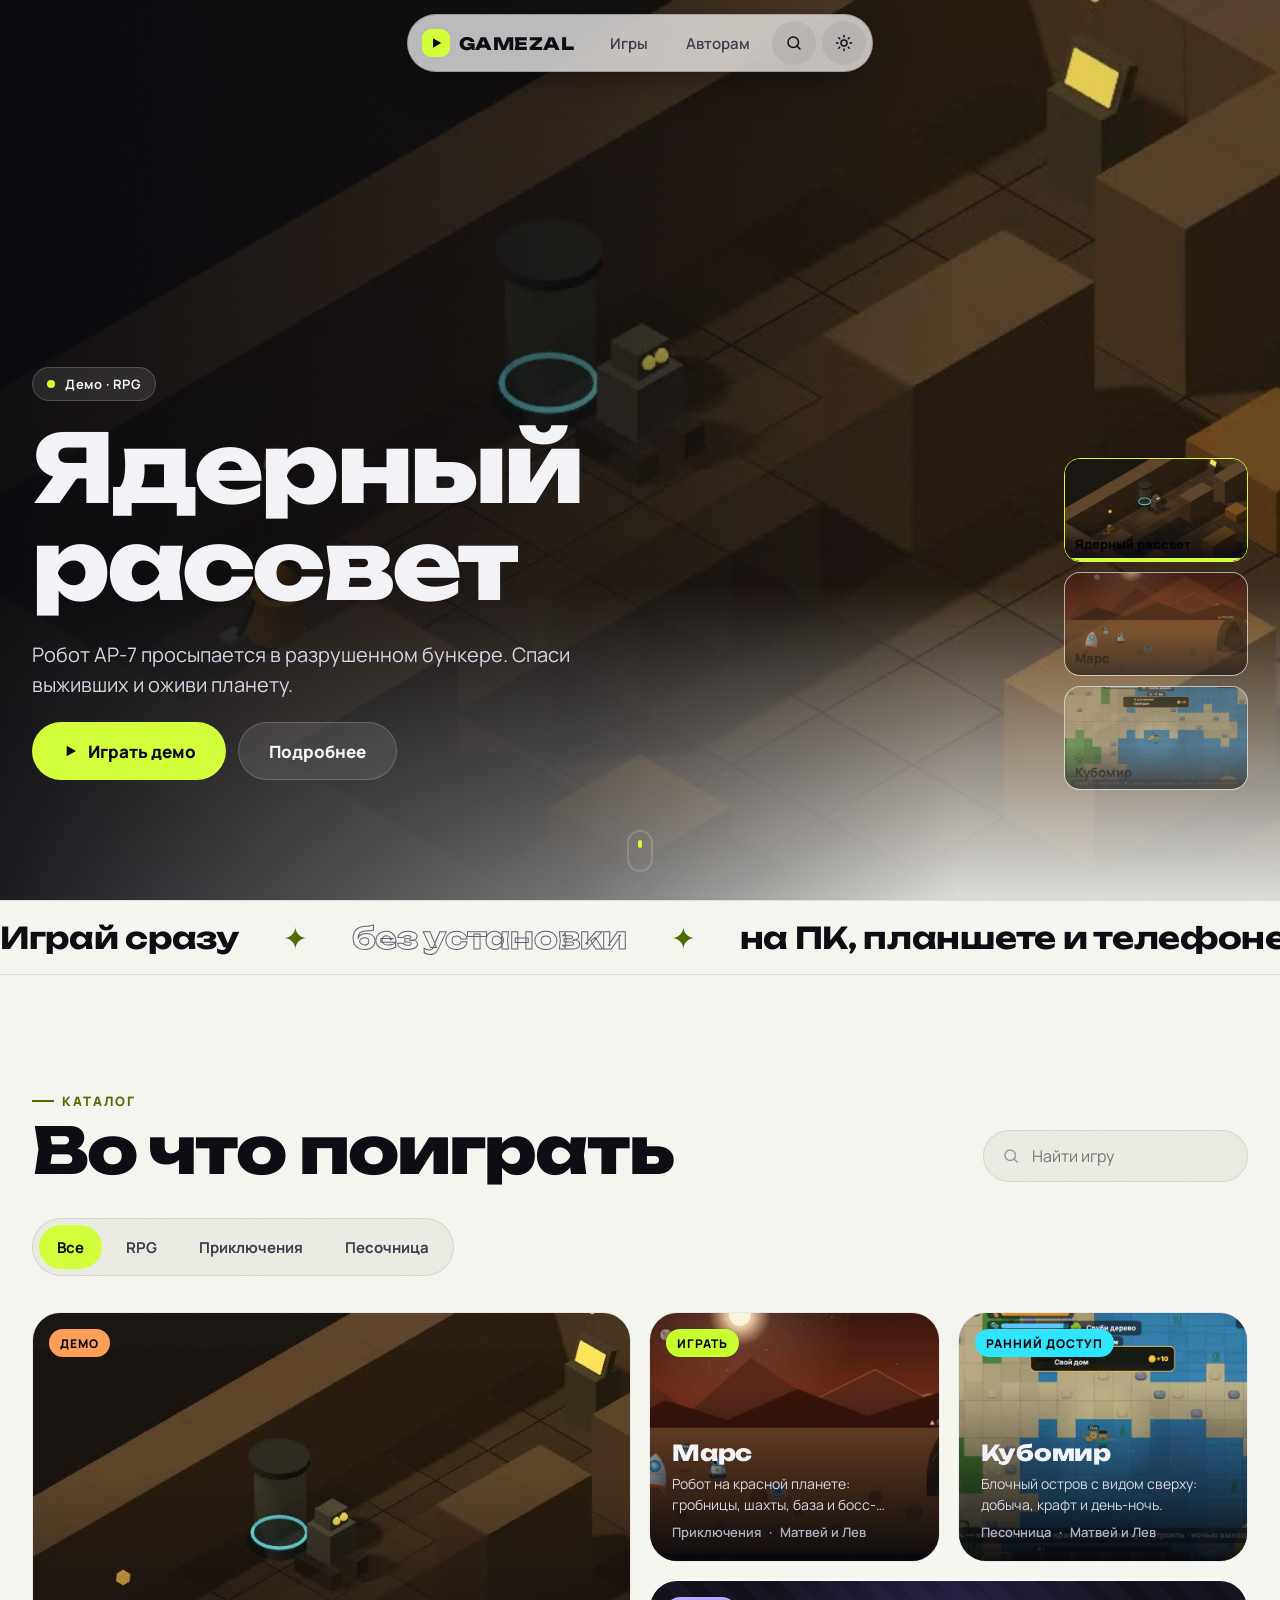
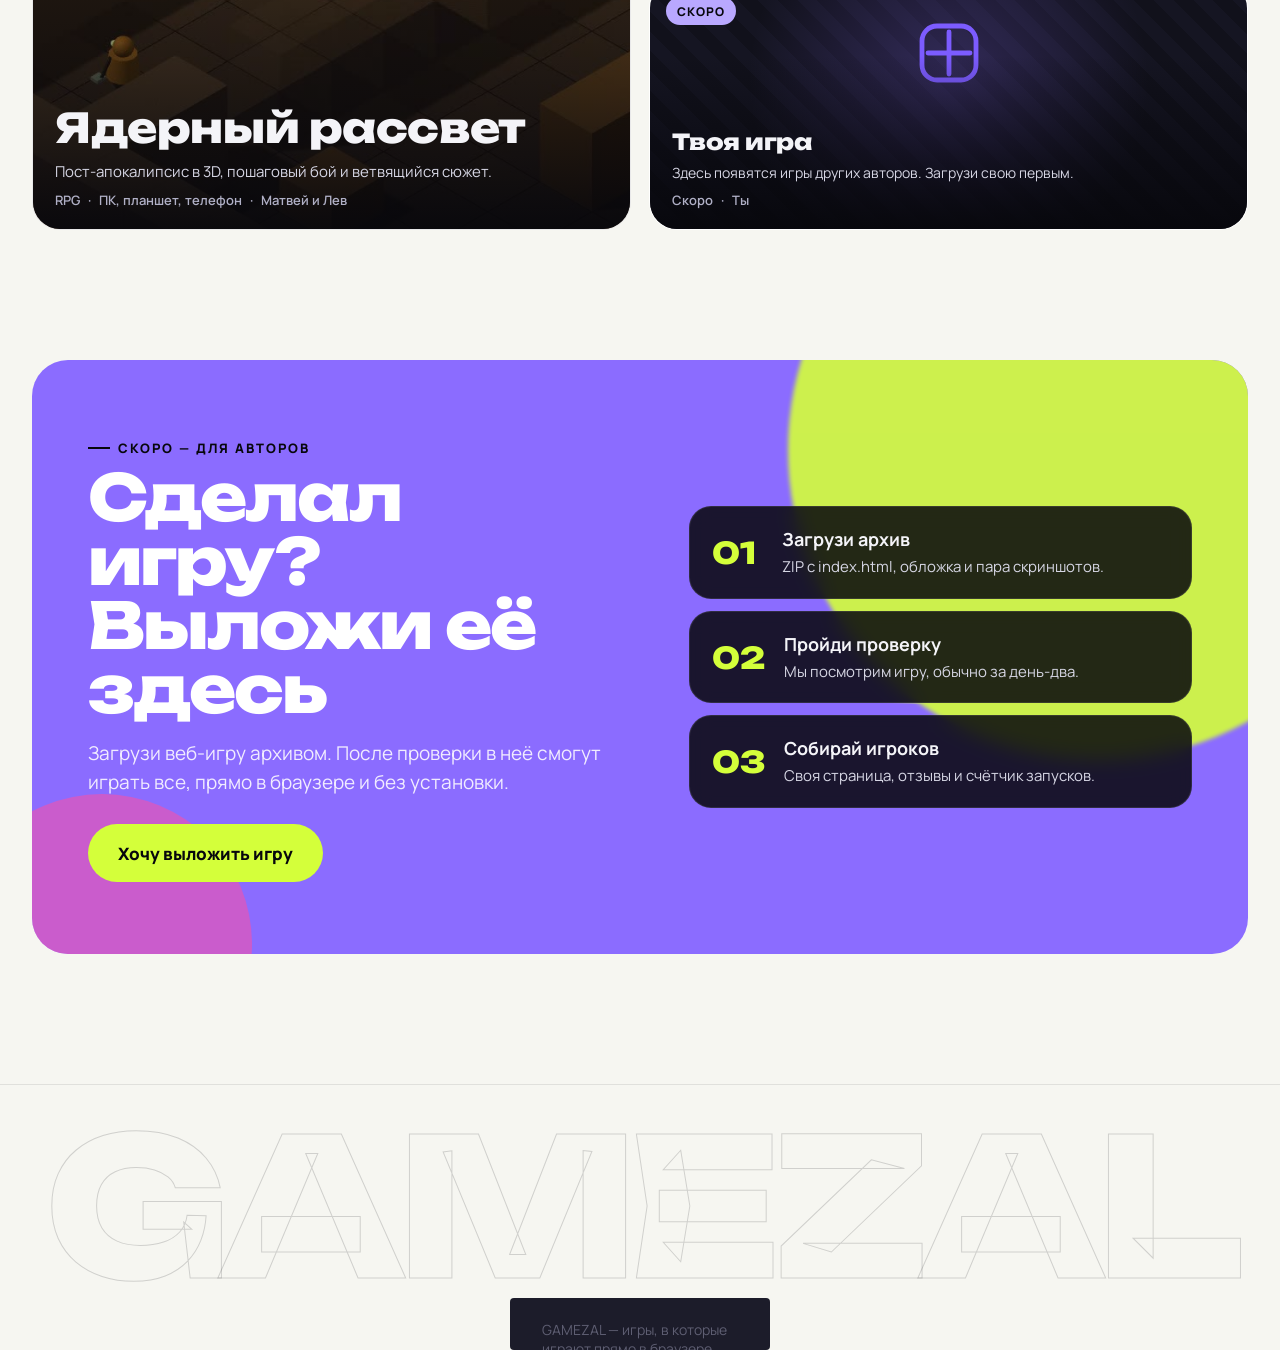
<file: site/index.html>
<!doctype html>
<html lang="ru">
<head>
<meta charset="utf-8">
<meta name="viewport" content="width=device-width,initial-scale=1,viewport-fit=cover">
<meta name="theme-color" content="#07070C">
<meta name="apple-mobile-web-app-capable" content="yes">
<meta name="mobile-web-app-capable" content="yes">
<meta name="apple-mobile-web-app-status-bar-style" content="black-translucent">
<meta name="apple-mobile-web-app-title" content="GAMEZAL">
<meta name="description" content="GAMEZAL — браузерные игры: играй сразу, без установки, на ПК, планшете и телефоне.">
<title>GAMEZAL — играй прямо в браузере</title>
<link rel="icon" href="favicon.svg" type="image/svg+xml">
<link rel="preconnect" href="https://fonts.googleapis.com">
<link rel="preconnect" href="https://fonts.gstatic.com" crossorigin>
<link rel="stylesheet" href="https://fonts.googleapis.com/css2?family=Unbounded:wght@500;700;800&family=Manrope:wght@400;500;600;700;800&display=swap">
<script>try{var t=localStorage.getItem("gz_theme");if(t)document.documentElement.dataset.theme=t}catch(e){}</script>
<link rel="stylesheet" href="css/style.css">
</head>
<body data-page="home">
<div class="grain" aria-hidden="true"></div>

<header class="top" id="top">
  <div class="wrap">
    <nav class="pill" aria-label="Главное меню">
      <a class="logo" href="./"><i><svg width="14" height="14" viewBox="0 0 24 24" aria-hidden="true"><path d="M7 4l14 8-14 8z" fill="#07070C"/></svg></i>GAMEZAL</a>
      <a class="navlink" href="#catalog">Игры</a>
      <a class="navlink opt" href="#authors">Авторам</a>
      <button class="searchbtn" id="searchbtn" type="button" aria-label="Найти игру"><svg width="18" height="18" viewBox="0 0 24 24" fill="none" stroke="currentColor" stroke-width="2" stroke-linecap="round" aria-hidden="true"><circle cx="11" cy="11" r="7"/><path d="M20 20l-4-4"/></svg></button>
<button class="searchbtn themebtn" id="themebtn" type="button" aria-label="Сменить тему"><svg class="i-moon" width="18" height="18" viewBox="0 0 24 24" fill="none" stroke="currentColor" stroke-width="2" stroke-linecap="round" stroke-linejoin="round" aria-hidden="true"><path d="M20 14.5A8 8 0 0 1 9.5 4 8 8 0 1 0 20 14.5z"/></svg><svg class="i-sun" width="18" height="18" viewBox="0 0 24 24" fill="none" stroke="currentColor" stroke-width="2" stroke-linecap="round" aria-hidden="true"><circle cx="12" cy="12" r="4"/><path d="M12 2v2M12 20v2M2 12h2M20 12h2M4.9 4.9l1.4 1.4M17.7 17.7l1.4 1.4M4.9 19.1l1.4-1.4M17.7 6.3l1.4-1.4"/></svg></button>
    </nav>
  </div>
</header>

<main>
  <section class="hero" id="hero" aria-label="Игры в центре внимания">
    <div class="hero-media"></div>
    <div class="wrap hero-in"><div class="hero-copy"></div></div>
    <div class="hero-thumbs" role="group" aria-label="Выбрать игру"></div>
    <div class="scrollcue" aria-hidden="true"></div>
  </section>

  <div class="ticker" aria-hidden="true"><div>
    <span>Играй сразу</span><em>✦</em><span class="out">без установки</span><em>✦</em><span>на ПК, планшете и телефоне</span><em>✦</em><span class="out">Марс · Кубомир · Ядерный рассвет</span><em>✦</em><span>скоро игры других авторов</span><em>✦</em>
    <span>Играй сразу</span><em>✦</em><span class="out">без установки</span><em>✦</em><span>на ПК, планшете и телефоне</span><em>✦</em><span class="out">Марс · Кубомир · Ядерный рассвет</span><em>✦</em><span>скоро игры других авторов</span><em>✦</em>
  </div></div>

  <section class="wrap section" id="catalog">
    <div class="head" data-reveal>
      <div><div class="kicker">Каталог</div><h2>Во что поиграть</h2></div>
      <div class="row">
        <label class="searchbar">
          <svg width="18" height="18" viewBox="0 0 24 24" fill="none" stroke="#9696AE" stroke-width="2" stroke-linecap="round" aria-hidden="true"><circle cx="11" cy="11" r="7"/><path d="M20 20l-4-4"/></svg>
          <span class="sr">Поиск игр</span>
          <input id="q" type="search" placeholder="Найти игру" autocomplete="off">
        </label>
      </div>
    </div>
    <div class="chips" id="chips" role="group" aria-label="Жанр" data-reveal style="align-self:flex-start"></div>
    <div class="bento" id="grid"></div>
  </section>

  <section class="wrap section" id="authors">
    <div class="authors" data-reveal>
      <div>
        <div class="kicker">Скоро — для авторов</div>
        <h2>Сделал игру? Выложи её здесь</h2>
        <p>Загрузи веб-игру архивом. После проверки в неё смогут играть все, прямо в браузере и без установки.</p>
        <div class="row" style="margin-top:28px">
          <button class="btn" type="button" id="notify">Хочу выложить игру</button>
          <span class="soon-msg" id="notify-msg" role="status"></span>
        </div>
      </div>
      <div class="steps">
        <div class="step" data-reveal style="--d:.1s"><b>01</b><div><strong>Загрузи архив</strong><span>ZIP с index.html, обложка и пара скриншотов.</span></div></div>
        <div class="step" data-reveal style="--d:.2s"><b>02</b><div><strong>Пройди проверку</strong><span>Мы посмотрим игру, обычно за день-два.</span></div></div>
        <div class="step" data-reveal style="--d:.3s"><b>03</b><div><strong>Собирай игроков</strong><span>Своя страница, отзывы и счётчик запусков.</span></div></div>
      </div>
    </div>
  </section>
</main>

<footer class="foot">
  <div class="big" aria-hidden="true">GAMEZAL</div>
  <div class="wrap bar"><span>GAMEZAL — игры, в которые играют прямо в браузере</span><span>Сделано Матвеем и Львом</span></div>
</footer>
<script src="js/art.js"></script>
<script src="js/app.js"></script>
</body>
</html>
</file>
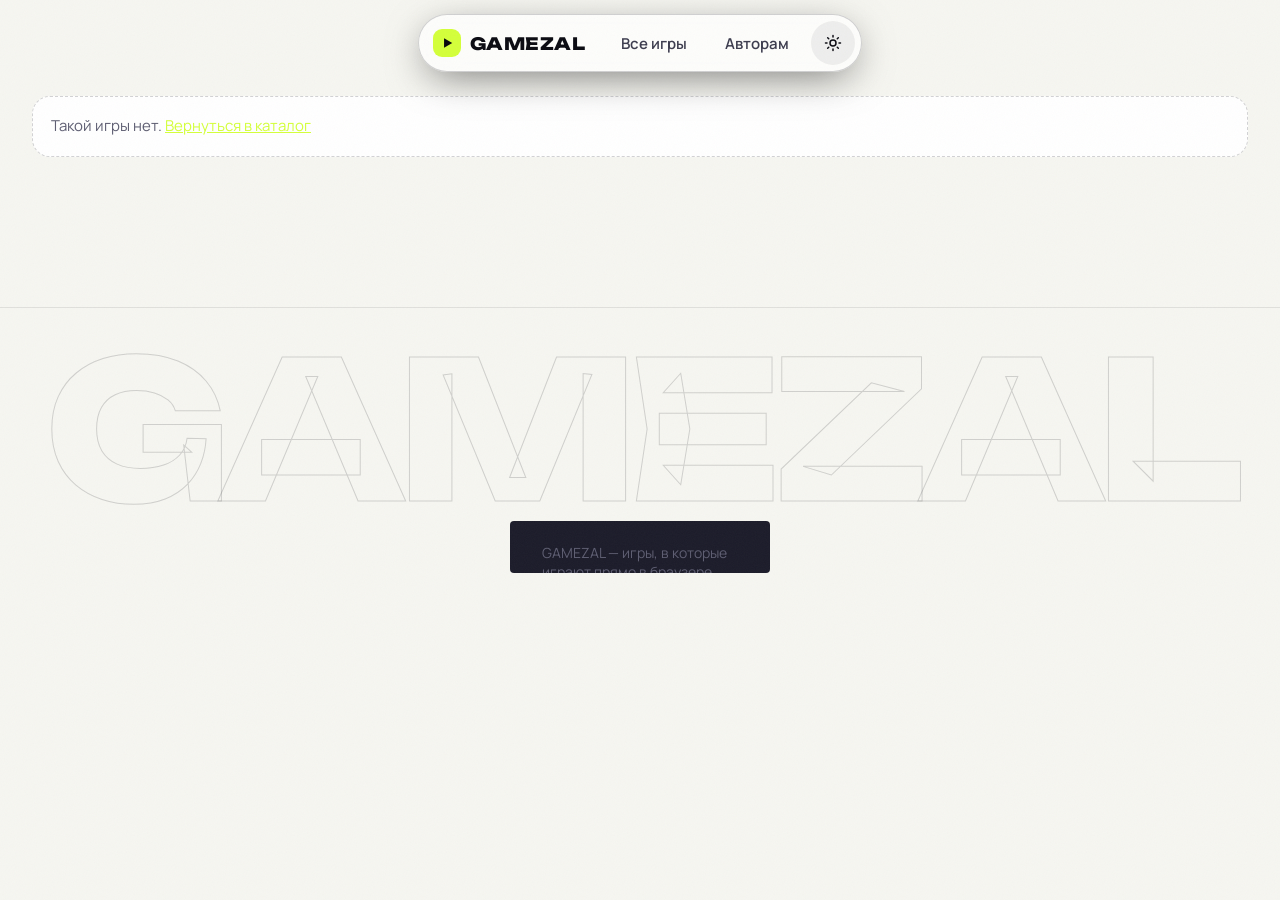
<file: site/game.html>
<!doctype html>
<html lang="ru">
<head>
<meta charset="utf-8">
<meta name="viewport" content="width=device-width,initial-scale=1,viewport-fit=cover">
<meta name="theme-color" content="#07070C">
<meta name="apple-mobile-web-app-capable" content="yes">
<meta name="mobile-web-app-capable" content="yes">
<meta name="apple-mobile-web-app-status-bar-style" content="black-translucent">
<meta name="apple-mobile-web-app-title" content="GAMEZAL">
<title>Игра — GAMEZAL</title>
<link rel="icon" href="favicon.svg" type="image/svg+xml">
<link rel="preconnect" href="https://fonts.googleapis.com">
<link rel="preconnect" href="https://fonts.gstatic.com" crossorigin>
<link rel="stylesheet" href="https://fonts.googleapis.com/css2?family=Unbounded:wght@500;700;800&family=Manrope:wght@400;500;600;700;800&display=swap">
<script>try{var t=localStorage.getItem("gz_theme");if(t)document.documentElement.dataset.theme=t}catch(e){}</script>
<link rel="stylesheet" href="css/style.css">
</head>
<body data-page="game">
<div class="grain" aria-hidden="true"></div>
<header class="top" id="top">
  <div class="wrap">
    <nav class="pill" aria-label="Главное меню">
      <a class="logo" href="./"><i><svg width="14" height="14" viewBox="0 0 24 24" aria-hidden="true"><path d="M7 4l14 8-14 8z" fill="#07070C"/></svg></i>GAMEZAL</a>
      <a class="navlink" href="./#catalog">Все игры</a>
      <a class="navlink opt" href="./#authors">Авторам</a>
<button class="searchbtn themebtn" id="themebtn" type="button" aria-label="Сменить тему"><svg class="i-moon" width="18" height="18" viewBox="0 0 24 24" fill="none" stroke="currentColor" stroke-width="2" stroke-linecap="round" stroke-linejoin="round" aria-hidden="true"><path d="M20 14.5A8 8 0 0 1 9.5 4 8 8 0 1 0 20 14.5z"/></svg><svg class="i-sun" width="18" height="18" viewBox="0 0 24 24" fill="none" stroke="currentColor" stroke-width="2" stroke-linecap="round" aria-hidden="true"><circle cx="12" cy="12" r="4"/><path d="M12 2v2M12 20v2M2 12h2M20 12h2M4.9 4.9l1.4 1.4M17.7 17.7l1.4 1.4M4.9 19.1l1.4-1.4M17.7 6.3l1.4-1.4"/></svg></button>
    </nav>
  </div>
</header>
<main class="wrap game" id="game"></main>
<footer class="foot">
  <div class="big" aria-hidden="true">GAMEZAL</div>
  <div class="wrap bar"><span>GAMEZAL — игры, в которые играют прямо в браузере</span><span>Сделано Матвеем и Львом</span></div>
</footer>
<script src="js/art.js"></script>
<script src="js/app.js"></script>
</body>
</html>
</file>
<file: site/css/style.css>
:root{
  --bg:#07070C; --bg2:#0D0D16; --surface:#12121C; --line:rgba(255,255,255,.08); --line2:rgba(255,255,255,.16);
  --text:#F4F4F8; --text2:#C9C9D9; --muted:#9696AE;
  --hover:rgba(255,255,255,.08); --glass:rgba(18,18,28,.62); --stroke:rgba(255,255,255,.18); --ink:#D4FF3A; --grain:.06;
  --lime:#D4FF3A; --violet:#8B6CFF; --pink:#FF4FA3; --cyan:#3CE8FF;
  --ease:cubic-bezier(.16,1,.3,1);
  --display:"Unbounded",system-ui,sans-serif; --body:"Manrope",system-ui,sans-serif;
  --r:28px;
  color-scheme:dark;
}
/* светлая тема: по системе, либо выбранная вручную (data-theme на <html>) */
@media (prefers-color-scheme:light){:root:not([data-theme="dark"]){
  --bg:#F6F6F1; --bg2:#ECECE4; --surface:#FFFFFF; --line:rgba(10,10,20,.09); --line2:rgba(10,10,20,.18);
  --text:#0B0B12; --text2:#3C3C4E; --muted:#5E5E72;
  --hover:rgba(10,10,20,.06); --glass:rgba(255,255,255,.72); --stroke:rgba(10,10,20,.16); --ink:#4E6B00; --grain:.035;
  color-scheme:light}}
:root[data-theme="light"]{
  --bg:#F6F6F1; --bg2:#ECECE4; --surface:#FFFFFF; --line:rgba(10,10,20,.09); --line2:rgba(10,10,20,.18);
  --text:#0B0B12; --text2:#3C3C4E; --muted:#5E5E72;
  --hover:rgba(10,10,20,.06); --glass:rgba(255,255,255,.72); --stroke:rgba(10,10,20,.16); --ink:#4E6B00; --grain:.035;
  color-scheme:light}
/* поверх видео и картинок текст всегда светлый — локально возвращаем тёмные токены */
.hero,.card,.player,.step{
  --text:#F4F4F8; --text2:#D6D6E4; --muted:#B0B0C6; --line2:rgba(255,255,255,.18); --hover:rgba(255,255,255,.1); --ink:#D4FF3A;
  color:var(--text)}
*{box-sizing:border-box}
html{scroll-behavior:smooth}
body{margin:0;background:var(--bg);color:var(--text);font-family:var(--body);overflow-x:hidden;-webkit-font-smoothing:antialiased}
a{color:var(--lime)}
button{font:inherit}
img,video{display:block}
.wrap{max-width:1320px;margin:0 auto;padding:0 32px}
@media (max-width:640px){.wrap{padding:0 16px}}
.sr{position:absolute;width:1px;height:1px;overflow:hidden;clip:rect(0 0 0 0)}
:focus-visible{outline:3px solid var(--cyan);outline-offset:3px;border-radius:12px}

/* зерно поверх всего — «киношная» фактура */
.grain{position:fixed;inset:-50%;z-index:100;pointer-events:none;opacity:var(--grain);
  background-image:url("data:image/svg+xml,%3Csvg xmlns='http://www.w3.org/2000/svg' width='160' height='160'%3E%3Cfilter id='n'%3E%3CfeTurbulence type='fractalNoise' baseFrequency='.9' numOctaves='3' stitchTiles='stitch'/%3E%3C/filter%3E%3Crect width='100%25' height='100%25' filter='url(%23n)'/%3E%3C/svg%3E");
  animation:grain 1s steps(4) infinite}

/* шапка: стеклянная «пилюля» */
.top{position:fixed;top:14px;left:0;right:0;z-index:50;pointer-events:none}
.top .wrap{display:flex;justify-content:center}
.pill{pointer-events:auto;display:flex;align-items:center;gap:6px;padding:6px;border-radius:999px;background:var(--glass);border:1px solid var(--line2);backdrop-filter:blur(18px) saturate(1.4);-webkit-backdrop-filter:blur(18px) saturate(1.4);box-shadow:0 10px 40px -10px rgba(0,0,0,.6);transition:transform .5s var(--ease)}
.top.hide .pill{transform:translateY(-120%)}
.logo{display:flex;align-items:center;gap:9px;padding:0 14px 0 8px;height:44px;text-decoration:none;color:var(--text);font-family:var(--display);font-weight:800;font-size:17px;letter-spacing:.5px}
.logo i{width:28px;height:28px;border-radius:9px;background:var(--lime);display:grid;place-items:center}
.navlink{height:44px;display:flex;align-items:center;padding:0 16px;border-radius:999px;color:var(--text2);text-decoration:none;font-weight:600;font-size:15px;transition:background .25s,color .25s}
.navlink:hover{background:var(--hover);color:var(--text)}
.searchbtn{width:44px;height:44px;border-radius:999px;border:none;background:var(--hover);color:var(--text);display:grid;place-items:center;cursor:pointer;transition:background .25s}
.searchbtn:hover{background:var(--line2)}
.cta-pill{height:44px;display:flex;align-items:center;padding:0 18px;border-radius:999px;background:var(--lime);color:#07070C;text-decoration:none;font-weight:800;font-size:15px}
@media (max-width:720px){.navlink.opt{display:none}}

/* кнопки */
.btn{position:relative;overflow:hidden;display:inline-flex;align-items:center;justify-content:center;gap:10px;height:58px;padding:0 30px;border-radius:999px;border:none;background:var(--lime);color:#07070C;text-decoration:none;font-weight:800;font-size:17px;cursor:pointer;transition:transform .35s var(--ease),box-shadow .35s}
.btn::after{content:"";position:absolute;inset:0;background:linear-gradient(110deg,transparent 30%,rgba(255,255,255,.55) 50%,transparent 70%);transform:translateX(-120%);transition:transform .8s var(--ease)}
.btn:hover{transform:translateY(-3px);box-shadow:0 18px 40px -12px rgba(212,255,58,.55)}
.btn:hover::after{transform:translateX(120%)}
.btn:active{transform:scale(.97)}
.btn.ghost{background:var(--hover);color:var(--text);border:1px solid var(--line2);backdrop-filter:blur(10px);-webkit-backdrop-filter:blur(10px)}
.btn.ghost::after{display:none}
.btn.ghost:hover{background:var(--line2);box-shadow:none}
.btn.sm{height:44px;padding:0 18px;font-size:15px}
.btn.icon{width:58px;padding:0}

/* герой: видео на весь экран */
.hero{position:relative;height:100vh;height:100svh;min-height:620px;max-height:980px;overflow:hidden;isolation:isolate}
.hero-media{position:absolute;inset:0;z-index:-2}
.hero-media .layer{position:absolute;inset:0;opacity:0;transform:scale(1.08);transition:opacity 1.2s var(--ease),transform 7s linear}
.hero-media .layer.on{opacity:1;transform:scale(1)}
.hero-media video,.hero-media img,.hero-media svg{position:absolute;inset:0;width:100%;height:100%;object-fit:cover}
.hero::before{content:"";position:absolute;inset:0;z-index:-1;background:
  linear-gradient(90deg,rgba(7,7,12,.92) 0%,rgba(7,7,12,.55) 45%,rgba(7,7,12,.1) 75%),
  linear-gradient(0deg,var(--bg) 0%,rgba(7,7,12,0) 35%)}
.hero-in{height:100%;display:flex;flex-direction:column;justify-content:flex-end;padding-bottom:120px}
.hero-copy{max-width:720px;display:flex;flex-direction:column;gap:22px}
.eyebrow{display:inline-flex;align-items:center;gap:10px;align-self:flex-start;height:34px;padding:0 14px;border-radius:999px;background:var(--hover);border:1px solid var(--line2);backdrop-filter:blur(10px);-webkit-backdrop-filter:blur(10px);font-size:13px;font-weight:700;letter-spacing:.5px}
.eyebrow b{width:8px;height:8px;border-radius:50%;background:var(--lime);box-shadow:0 0 0 0 rgba(212,255,58,.7);animation:live 1.8s infinite}
.hero h1{margin:0;font-family:var(--display);font-weight:800;font-size:clamp(44px,7.4vw,104px);line-height:.95;letter-spacing:-.03em}
.hero h1 .w{display:inline-block;overflow:hidden;vertical-align:top;padding-bottom:.08em}
.hero h1 .w span{display:inline-block;transform:translateY(105%);animation:wordup .9s var(--ease) forwards}
.hero p{margin:0;font-size:clamp(17px,1.6vw,20px);line-height:1.5;color:var(--text2);max-width:560px}
.row{display:flex;gap:12px;flex-wrap:wrap;align-items:center}
.tags{display:flex;gap:8px;flex-wrap:wrap}
.tag{font-size:13px;font-weight:600;color:var(--text2);border:1px solid var(--line2);padding:6px 12px;border-radius:999px;background:var(--hover)}
.fadeup{opacity:0;transform:translateY(18px);animation:fadeup .9s var(--ease) forwards}
.hero-thumbs{position:absolute;right:32px;bottom:110px;display:flex;flex-direction:column;gap:10px;z-index:2}
.thumb{position:relative;width:184px;height:104px;border-radius:16px;overflow:hidden;border:1px solid var(--line2);background:var(--surface);cursor:pointer;padding:0;opacity:.6;transition:opacity .4s,transform .4s var(--ease),border-color .4s}
.thumb:hover{opacity:.9;transform:translateX(-6px)}
.thumb.on{opacity:1;border-color:var(--lime)}
.thumb img{width:100%;height:100%;object-fit:cover}
.thumb span{position:absolute;left:0;right:0;bottom:0;padding:18px 10px 8px;text-align:left;font-weight:800;font-size:13px;background:linear-gradient(0deg,rgba(7,7,12,.92),rgba(7,7,12,0))}
.thumb i{position:absolute;left:0;bottom:0;height:3px;width:0;background:var(--lime)}
.thumb.on i{animation:progress var(--slide,7s) linear forwards}
.scrollcue{position:absolute;left:50%;bottom:28px;transform:translateX(-50%);width:26px;height:42px;border-radius:14px;border:2px solid var(--line2)}
.scrollcue::after{content:"";position:absolute;left:50%;top:8px;width:4px;height:8px;margin-left:-2px;border-radius:2px;background:var(--lime);animation:cue 1.8s var(--ease) infinite}
@media (max-width:980px){.hero-thumbs{left:16px;right:16px;bottom:24px;flex-direction:row}.thumb{flex:1;height:64px;width:auto}.thumb span{font-size:11px}.hero-in{padding-bottom:110px}.scrollcue{display:none}}
@media (max-width:640px){.hero{min-height:640px}.hero::before{background:linear-gradient(0deg,var(--bg) 8%,rgba(7,7,12,.75) 50%,rgba(7,7,12,.25) 100%)}}

/* бегущая строка */
.ticker{position:relative;overflow:hidden;white-space:nowrap;padding:18px 0;border-top:1px solid var(--line);border-bottom:1px solid var(--line);font-family:var(--display);font-weight:700;font-size:clamp(18px,2.4vw,30px);letter-spacing:-.01em}
.ticker div{display:inline-flex;gap:44px;animation:marquee 34s linear infinite;align-items:center}
.ticker em{font-style:normal;color:var(--lime)}
.ticker .out{color:transparent;-webkit-text-stroke:1px var(--muted)}
.ticker em{color:var(--ink)}

/* секции */
.section{padding-top:110px;padding-bottom:20px;display:flex;flex-direction:column;gap:36px}
.head{display:flex;align-items:flex-end;justify-content:space-between;gap:24px;flex-wrap:wrap}
.kicker{display:inline-flex;align-items:center;gap:8px;font-size:13px;font-weight:800;letter-spacing:2px;color:var(--ink);text-transform:uppercase}
.kicker::before{content:"";width:22px;height:2px;background:currentColor}
h2{margin:8px 0 0;font-family:var(--display);font-weight:800;font-size:clamp(34px,5vw,64px);line-height:1;letter-spacing:-.03em}
.chips{display:flex;gap:6px;flex-wrap:wrap;padding:6px;border-radius:999px;background:var(--bg2);border:1px solid var(--line)}
.chip{height:44px;padding:0 18px;border-radius:999px;border:none;background:transparent;color:var(--text2);font-weight:700;font-size:15px;cursor:pointer;transition:background .3s,color .3s}
.chip:hover{color:var(--text)}
.chip.on{background:var(--lime);color:#07070C}
.searchbar{display:flex;align-items:center;gap:10px;height:52px;padding:0 18px;border-radius:999px;background:var(--bg2);border:1px solid var(--line);min-width:min(320px,100%)}
.searchbar input{flex:1;background:transparent;border:none;outline:none;color:var(--text);font:inherit;font-size:16px}

/* бенто-сетка карточек */
.bento{display:grid;grid-template-columns:repeat(4,minmax(0,1fr));grid-auto-rows:250px;gap:18px}
.bento .card:first-child{grid-column:span 2;grid-row:span 2}
@media (max-width:1100px){.bento{grid-template-columns:repeat(2,minmax(0,1fr))}}
@media (max-width:640px){.bento{grid-template-columns:1fr;grid-auto-rows:240px}.bento .card:first-child{grid-column:auto;grid-row:span 1;}}
.card{--mx:50%;--my:50%;position:relative;display:block;border-radius:var(--r);overflow:hidden;text-decoration:none;color:var(--text);background:var(--surface);border:1px solid var(--line);isolation:isolate;transition:transform .6s var(--ease),border-color .4s}
.card:hover{transform:translateY(-6px)}
.card .media{position:absolute;inset:0;z-index:-2;transition:transform 1.2s var(--ease)}
.card:hover .media{transform:scale(1.06)}
.card .media img,.card .media video,.card .media svg,.card .media .soon-art{position:absolute;inset:0;width:100%;height:100%;object-fit:cover}
.card .media video{opacity:0;transition:opacity .6s}
.card.playing .media video{opacity:1}
.card::before{content:"";position:absolute;inset:0;z-index:-1;background:linear-gradient(0deg,rgba(7,7,12,.95) 0%,rgba(7,7,12,.35) 45%,rgba(7,7,12,0) 70%)}
.card::after{content:"";position:absolute;inset:0;border-radius:inherit;pointer-events:none;opacity:0;transition:opacity .4s;
  background:radial-gradient(420px circle at var(--mx) var(--my),rgba(212,255,58,.16),transparent 45%);
  box-shadow:inset 0 0 0 1px rgba(212,255,58,.0)}
.card:hover::after{opacity:1}
.card:hover{border-color:rgba(212,255,58,.45)}
.card .info{position:absolute;left:0;right:0;bottom:0;padding:20px 22px;display:flex;flex-direction:column;gap:8px}
.card h3{margin:0;font-family:var(--display);font-weight:800;font-size:22px;letter-spacing:-.01em}
.bento .card:first-child h3{font-size:clamp(28px,3.2vw,44px)}
.bento .card:not(:first-child) p{display:-webkit-box;-webkit-line-clamp:2;-webkit-box-orient:vertical;overflow:hidden;font-size:14px}
.bento .card:not(:first-child) .meta .dev{display:none}
.card p{margin:0;font-size:15px;line-height:1.45;color:var(--text2);max-width:520px}
.card .meta{display:flex;gap:8px;align-items:center;flex-wrap:wrap;font-size:13px;color:var(--muted);font-weight:600}
.badge{display:inline-flex;align-items:center;height:28px;padding:0 11px;border-radius:999px;font-size:12px;font-weight:800;letter-spacing:1px;text-transform:uppercase;color:#07070C}
.card .badge{position:absolute;top:16px;left:16px}
.card .go{position:absolute;top:14px;right:14px;width:46px;height:46px;border-radius:50%;background:var(--lime);display:grid;place-items:center;transform:scale(.6) rotate(-45deg);opacity:0;transition:transform .5s var(--ease),opacity .4s}
.card:hover .go{transform:none;opacity:1}
@media (hover:none){.card .go{transform:none;opacity:1}}
.card.soon{border-style:dashed;border-color:var(--line2)}
@media (min-width:1101px){.bento .card.soon{grid-column:span 2}}
.soon-art{display:grid;place-items:start center;padding-top:36px;background:radial-gradient(circle at 50% 40%,rgba(139,108,255,.25),transparent 60%),repeating-linear-gradient(45deg,#11111B 0 14px,#151522 14px 28px)}
.soon-art svg{position:static !important;width:72px !important;height:72px !important;animation:floaty 4s ease-in-out infinite}
.empty{color:var(--muted);font-size:17px;padding:30px 0}

/* авторам */
.authors{position:relative;overflow:hidden;border-radius:36px;padding:72px 56px;background:var(--violet);isolation:isolate;display:grid;grid-template-columns:1.1fr 1fr;gap:48px;align-items:center}
.authors::before{content:"";position:absolute;width:620px;height:620px;right:-160px;top:-220px;border-radius:50%;background:var(--lime);opacity:.9;z-index:-1;filter:blur(2px);animation:floaty 9s ease-in-out infinite}
.authors::after{content:"";position:absolute;width:300px;height:300px;left:-80px;bottom:-140px;border-radius:50%;background:var(--pink);opacity:.55;z-index:-1;animation:floaty 7s ease-in-out infinite reverse}
.authors h2{color:#fff}
.authors .kicker{color:#07070C}
.authors p{margin:18px 0 0;font-size:19px;line-height:1.5;color:#F1ECFF;max-width:520px}
.authors .kicker{color:#07070C}
.steps{display:flex;flex-direction:column;gap:12px}
.step{display:flex;gap:18px;align-items:center;padding:20px 22px;border-radius:22px;background:rgba(7,7,12,.86);backdrop-filter:blur(10px);-webkit-backdrop-filter:blur(10px);border:1px solid rgba(255,255,255,.1);transition:transform .5s var(--ease)}
.step:hover{transform:translateX(-8px)}
.step b{font-family:var(--display);font-weight:800;font-size:30px;color:var(--lime);min-width:52px}
.step strong{display:block;font-size:18px;margin-bottom:4px}
.step span{font-size:15px;color:var(--text2);line-height:1.45}
.soon-msg{font-weight:700;color:#fff;min-height:1.5em}
@media (max-width:900px){.authors{grid-template-columns:1fr;padding:44px 24px;border-radius:28px}}

.foot{margin-top:110px;border-top:1px solid var(--line)}
.foot .big{font-family:var(--display);font-weight:800;font-size:clamp(56px,15vw,220px);line-height:.85;letter-spacing:-.05em;color:transparent;-webkit-text-stroke:1px var(--stroke);text-align:center;padding:40px 0 10px;user-select:none;white-space:nowrap;overflow:hidden}
.foot .bar{padding-top:22px;padding-bottom:30px;display:flex;gap:20px;justify-content:space-between;flex-wrap:wrap;color:var(--muted);font-size:14px}

/* появление при прокрутке */
[data-reveal]{opacity:0;transform:translateY(40px);transition:opacity 1s var(--ease),transform 1s var(--ease);transition-delay:var(--d,0s)}
[data-reveal].in{opacity:1;transform:none}

/* страница игры */
.game{padding-top:96px;padding-bottom:40px;display:flex;flex-direction:column;gap:40px}
.split{display:flex;flex-wrap:wrap;gap:36px;align-items:flex-start}
.split .main{flex:999 1 640px;min-width:0;display:flex;flex-direction:column;gap:16px}
.split .side{flex:1 1 320px;min-width:0;display:flex;flex-direction:column;gap:18px}
.player{position:relative;aspect-ratio:16/9;border-radius:var(--r);overflow:hidden;border:1px solid var(--line2);background:#000;box-shadow:0 40px 120px -40px rgba(212,255,58,.25)}
.player iframe{position:absolute;inset:0;width:100%;height:100%;border:0;background:#000;transition:opacity .6s}
.player .media{position:absolute;inset:0}
.player .media video,.player .media img,.player .media svg{width:100%;height:100%;object-fit:cover}
.overlay{position:absolute;inset:0;display:flex;flex-direction:column;align-items:center;justify-content:center;gap:22px;animation:fadein .5s ease both}
.overlay.dim{background:radial-gradient(circle,rgba(7,7,12,.2),rgba(7,7,12,.7))}
.overlay.load{background:var(--bg)}
.bigplay{width:116px;height:116px;border-radius:50%;border:none;background:var(--lime);cursor:pointer;display:grid;place-items:center;animation:ring 2.2s ease-out infinite;transition:transform .35s var(--ease)}
.bigplay:hover{transform:scale(1.08)}
.bar{width:260px;height:8px;border-radius:4px;background:#1C1C2A;overflow:hidden}
.bar i{display:block;height:100%;width:0;background:var(--lime);border-radius:4px;animation:load 1.8s cubic-bezier(.4,0,.2,1) forwards}
.player:fullscreen{border-radius:0;border:0}
.player.pfs{position:fixed;inset:0;z-index:1000;width:100vw;height:100vh;height:100dvh;aspect-ratio:auto;border-radius:0;border:0;box-shadow:none}
.pfs-close{display:none}
.player.pfs .pfs-close{display:grid;place-items:center;position:absolute;z-index:2;top:max(10px,env(safe-area-inset-top));right:max(10px,env(safe-area-inset-right));width:40px;height:40px;border:0;border-radius:50%;background:rgba(7,7,12,.55);color:#fff;font-size:18px;cursor:pointer;opacity:.7}
html.pfs-lock,html.pfs-lock body{overflow:hidden;overscroll-behavior:none}
html.pfs-lock .top{display:none}
.player:-webkit-full-screen{border-radius:0;border:0;width:100%;height:100%}
.game h1{margin:0;overflow-wrap:anywhere;font-family:var(--display);font-weight:800;font-size:clamp(36px,3.6vw,56px);line-height:.95;letter-spacing:-.03em}
.lead{margin:0;font-size:18px;line-height:1.55;color:var(--text2)}
.facts{display:grid;grid-template-columns:repeat(2,minmax(0,1fr));gap:10px}
.fact{background:var(--surface);border:1px solid var(--line);border-radius:18px;padding:14px 16px;display:flex;flex-direction:column;gap:4px}
.fact span{font-size:13px;color:var(--muted)}
.fact b{font-weight:700}
.h2s{font-size:clamp(26px,3vw,36px);margin:0 0 6px}
.feat{display:flex;gap:14px;align-items:flex-start;background:var(--surface);border:1px solid var(--line);border-radius:18px;padding:18px 20px;font-size:16px;line-height:1.45;transition:transform .5s var(--ease),border-color .4s}
.feat::before{content:"";flex:0 0 10px;height:10px;margin-top:6px;border-radius:3px;background:var(--lime);transform:rotate(45deg)}
.feat:hover{transform:translateX(8px);border-color:rgba(139,108,255,.6)}
.list{flex:1 1 420px;min-width:0;display:flex;flex-direction:column;gap:12px}
.fav.on{border-color:var(--pink)}
.themebtn .i-sun{display:none}
:root[data-theme="light"] .themebtn .i-sun{display:block}:root[data-theme="light"] .themebtn .i-moon{display:none}
@media (prefers-color-scheme:light){:root:not([data-theme="dark"]) .themebtn .i-sun{display:block}:root:not([data-theme="dark"]) .themebtn .i-moon{display:none}}
.fav.on svg{fill:var(--pink)}
.note{background:var(--surface);border:1px dashed var(--line2);border-radius:18px;padding:18px;color:var(--muted);font-size:15px;line-height:1.5}
.back{position:fixed;top:14px;left:0;right:0;z-index:50;pointer-events:none}

@keyframes grain{0%{transform:translate(0,0)}25%{transform:translate(-5%,3%)}50%{transform:translate(4%,-4%)}75%{transform:translate(-3%,-2%)}100%{transform:translate(2%,5%)}}
@keyframes wordup{to{transform:none}}
@keyframes fadeup{to{opacity:1;transform:none}}
@keyframes fadein{from{opacity:0}to{opacity:1}}
@keyframes marquee{from{transform:translateX(0)}to{transform:translateX(-50%)}}
@keyframes live{0%{box-shadow:0 0 0 0 rgba(212,255,58,.7)}100%{box-shadow:0 0 0 10px rgba(212,255,58,0)}}
@keyframes progress{to{width:100%}}
@keyframes cue{0%{transform:translateY(0);opacity:1}70%{transform:translateY(14px);opacity:0}100%{opacity:0}}
@keyframes floaty{0%,100%{transform:translate(0,0)}50%{transform:translate(-14px,18px)}}
@keyframes ring{0%{box-shadow:0 0 0 0 rgba(212,255,58,.55)}100%{box-shadow:0 0 0 30px rgba(212,255,58,0)}}
@keyframes load{to{width:100%}}
@keyframes pulse{0%,100%{transform:scale(1)}50%{transform:scale(1.06)}}
.sun{animation:pulse 4s ease-in-out infinite;transform-origin:center;transform-box:fill-box}
.bob{animation:floaty 3s ease-in-out infinite}
@media (prefers-reduced-motion:reduce){*,*::before,*::after{animation:none !important;transition:none !important}[data-reveal],.fadeup{opacity:1;transform:none}.hero h1 .w span{transform:none}.grain{display:none}}
</file>
